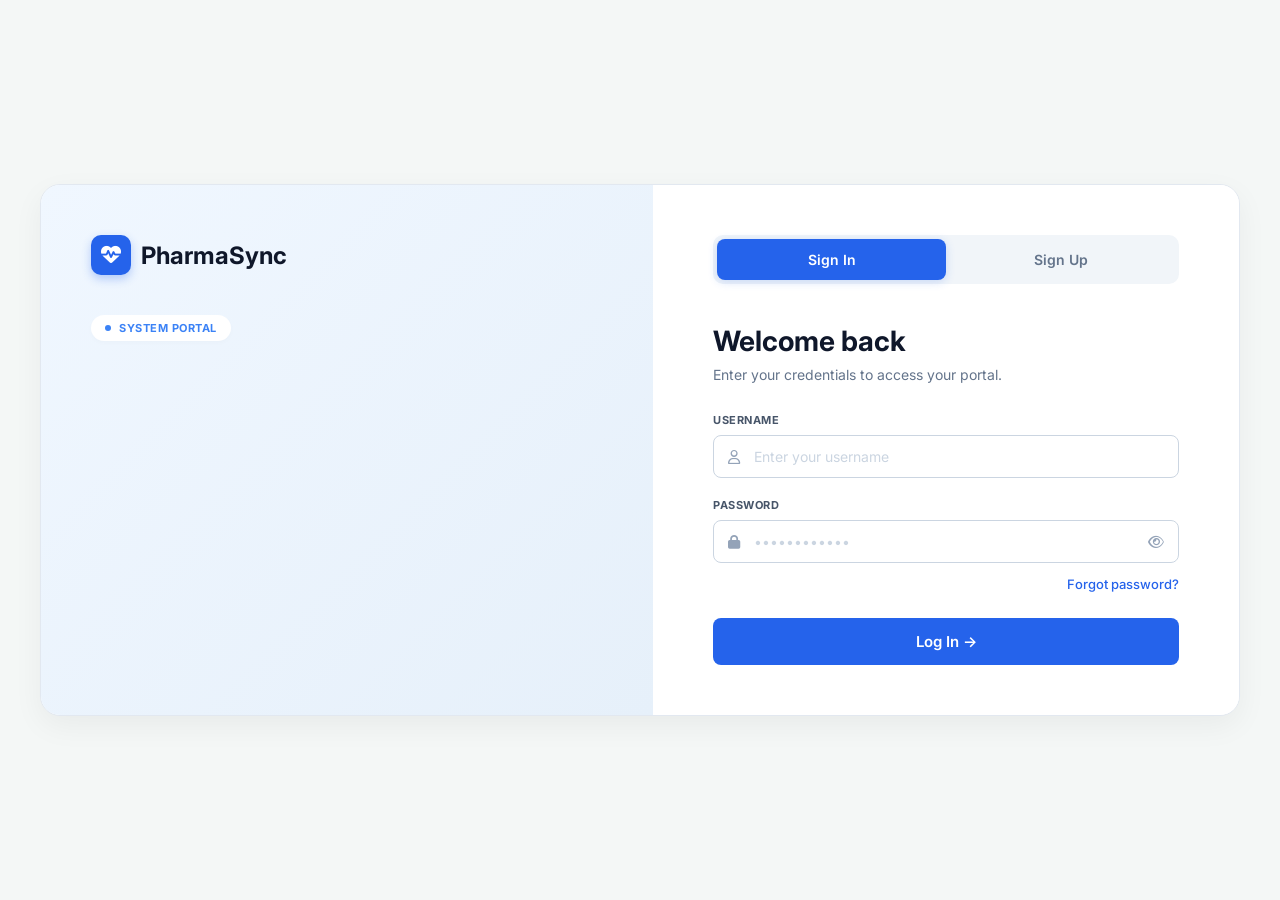
<file: index3.html>
<!DOCTYPE html>
<html lang="en">
<head>
    <meta charset="UTF-8">
    <meta name="viewport" content="width=device-width, initial-scale=1.0">
    <title>PharmaSync</title>
    <link rel="stylesheet" href="style3.css">
    <link rel="stylesheet" href="https://cdnjs.cloudflare.com/ajax/libs/font-awesome/6.4.0/css/all.min.css">
</head>
<body>
<div class="portal-container">
    
    <!-- LEFT PANEL -->
    <div class="left-panel">
        <div>
            <div class="logo-container"><div class="logo-icon"><i class="fa-solid fa-heart-pulse"></i></div><span class="logo-text">PharmaSync</span></div>
            <div class="badge"><span class="dot"></span> SYSTEM PORTAL</div>
        </div>
    </div>

    <!-- RIGHT PANEL -->
    <div class="right-panel">
        <div class="auth-tabs">
            <button id="btn-signin" class="tab-btn active-blue" onclick="toggle('in')">Sign In</button>
            <button id="btn-signup" class="tab-btn inactive" onclick="toggle('up')">Sign Up</button>
        </div>

        <!-- SIGN IN -->
        <div id="signin-section" class="form-section">
            <h2 class="form-heading">Welcome back</h2><p class="form-subheading">Enter your credentials to access your portal.</p>
            <form id="signin-form">
                <!-- Added "required" to these inputs -->
                <div class="form-group"><label>USERNAME</label><div class="input-wrapper"><i class="fa-regular fa-user input-icon"></i><input type="text" placeholder="Enter your username" required></div></div>
                <div class="form-group"><label>PASSWORD</label><div class="input-wrapper"><i class="fa-solid fa-lock input-icon"></i><input type="password" placeholder="••••••••••••" required><i class="fa-regular fa-eye toggle-password"></i></div></div>
                
                <div class="forgot-password"><a href="#" onclick="toggle('forgot')">Forgot password?</a></div>
                
                <button type="submit" class="submit-btn btn-blue">Log In &rarr;</button>
            </form>
        </div>

        <!-- SIGN UP -->
        <div id="signup-section" class="form-section" style="display: none;">
            <h2 class="form-heading">Create an Account</h2><p class="form-subheading">Register your profile to gain access.</p>
            <form id="signup-form">
                <div class="form-row name-row">
                    <!-- Added "required" to First Name and Surname -->
                    <div class="form-group flex-2"><label>FIRST NAME</label><input type="text" placeholder="Jane" required></div>
                    <div class="form-group flex-1"><label>M.I.</label><input type="text" placeholder="A."></div>
                    <div class="form-group flex-2"><label>SURNAME</label><input type="text" placeholder="Doe" required></div>
                </div>
                <!-- Added "required" to the rest of the inputs -->
                <div class="form-group"><label>EMAIL</label><div class="input-wrapper"><i class="fa-regular fa-envelope input-icon"></i><input type="email" placeholder="jane.doe@example.com" required></div></div>
                <div class="form-group"><label>PHONE</label><div class="input-wrapper"><i class="fa-solid fa-phone input-icon"></i><input type="tel" placeholder="+63 912 345 6789" required></div></div>
                <div class="form-group"><label>USERNAME</label><div class="input-wrapper"><i class="fa-regular fa-user input-icon"></i><input type="text" placeholder="Choose a username" required></div></div>
                <div class="form-group"><label>PASSWORD</label><div class="input-wrapper"><i class="fa-solid fa-lock input-icon"></i><input type="password" placeholder="••••••••••••" required><i class="fa-regular fa-eye toggle-password"></i></div></div>
                <button type="submit" class="submit-btn btn-green">Request Access</button>
            </form>
        </div>

        <!-- FORGOT PASSWORD -->
        <div id="forgot-section" class="form-section" style="display: none;">
            <h2 class="form-heading">Reset Password</h2><p class="form-subheading">Enter your email address to receive reset instructions.</p>
            <form id="forgot-form">
                <div class="form-group"><label>EMAIL ADDRESS</label><div class="input-wrapper"><i class="fa-regular fa-envelope input-icon"></i><input type="email" placeholder="jane.doe@example.com" required></div></div>
                <button type="submit" class="submit-btn btn-blue">Send Reset Link</button>
                <div class="forgot-password" style="margin-top: 20px; text-align: center;">
                    <a href="#" onclick="toggle('in')">&larr; Back to Sign In</a>
                </div>
            </form>
        </div>

    </div>
</div>

<script>
    // 1. Screen Toggle Logic
    function toggle(t) {
        document.getElementById('signin-section').style.display = t === 'in' ? 'block' : 'none';
        document.getElementById('signup-section').style.display = t === 'up' ? 'block' : 'none';
        document.getElementById('forgot-section').style.display = t === 'forgot' ? 'block' : 'none';
        
        if(t === 'in' || t === 'up') {
            document.getElementById('btn-signin').className = t === 'in' ? 'tab-btn active-blue' : 'tab-btn inactive';
            document.getElementById('btn-signup').className = t === 'in' ? 'tab-btn inactive' : 'tab-btn active-green';
        }
    }

    // 2. Eye Icon Password Toggle Logic
    const toggleIcons = document.querySelectorAll('.toggle-password');
    toggleIcons.forEach(icon => {
        icon.addEventListener('click', function() {
            const inputField = this.previousElementSibling;
            if (inputField.type === 'password') {
                inputField.type = 'text';
                this.classList.remove('fa-eye');
                this.classList.add('fa-eye-slash'); 
            } else {
                inputField.type = 'password';
                this.classList.remove('fa-eye-slash');
                this.classList.add('fa-eye'); 
            }
        });
    });

    // 3. Form Submission Alerts (Only trigger if all required fields are filled)
    document.getElementById('signup-form').addEventListener('submit', function(e) {
        e.preventDefault(); // Prevents the page from reloading
        alert('Success! Your access request has been submitted.');
    });
    
    document.getElementById('signin-form').addEventListener('submit', function(e) {
        e.preventDefault(); 
        alert('Successfully Logged In!');
    });
    
    document.getElementById('forgot-form').addEventListener('submit', function(e) {
        e.preventDefault(); 
        alert('A reset link has been sent to your email.');
    });
</script>
</body>
</html>
</file>
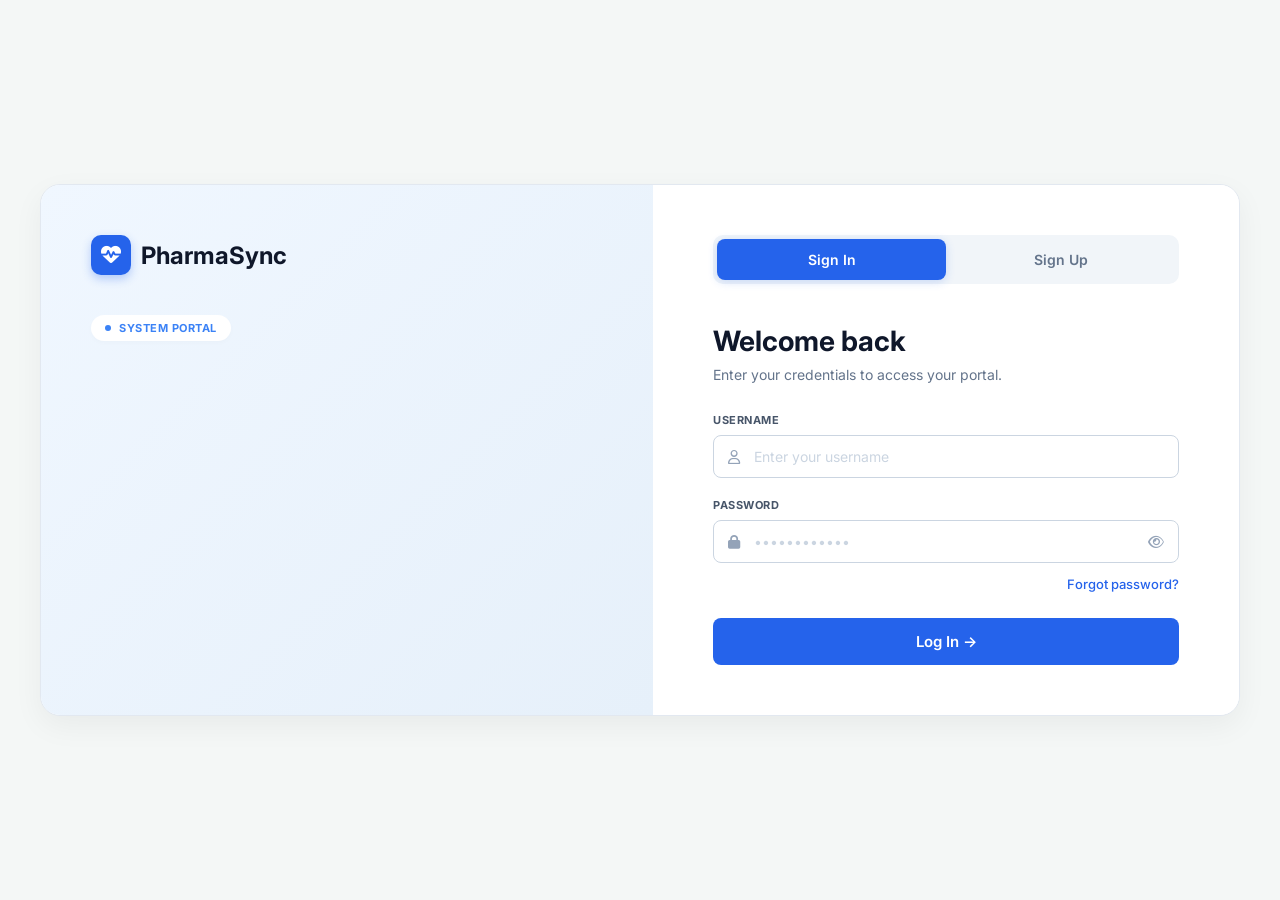
<file: zzzzzzz/index3.html>
<!DOCTYPE html>
<html lang="en">
<head>
    <meta charset="UTF-8">
    <meta name="viewport" content="width=device-width, initial-scale=1.0">
    <title>PharmaSync</title>
    <link rel="stylesheet" href="style3.css">
    <link rel="stylesheet" href="https://cdnjs.cloudflare.com/ajax/libs/font-awesome/6.4.0/css/all.min.css">
</head>
<body>
<div class="portal-container">
    
    <!-- LEFT PANEL -->
    <div class="left-panel">
        <div>
            <div class="logo-container"><div class="logo-icon"><i class="fa-solid fa-heart-pulse"></i></div><span class="logo-text">PharmaSync</span></div>
            <div class="badge"><span class="dot"></span> SYSTEM PORTAL</div>
        </div>
    </div>

    <!-- RIGHT PANEL -->
    <div class="right-panel">
        <div class="auth-tabs">
            <button id="btn-signin" class="tab-btn active-blue" onclick="toggle('in')">Sign In</button>
            <button id="btn-signup" class="tab-btn inactive" onclick="toggle('up')">Sign Up</button>
        </div>

        <!-- SIGN IN -->
        <div id="signin-section" class="form-section">
            <h2 class="form-heading">Welcome back</h2><p class="form-subheading">Enter your credentials to access your portal.</p>
            <form id="signin-form">
                <!-- Added "required" to these inputs -->
                <div class="form-group"><label>USERNAME</label><div class="input-wrapper"><i class="fa-regular fa-user input-icon"></i><input type="text" placeholder="Enter your username" required></div></div>
                <div class="form-group"><label>PASSWORD</label><div class="input-wrapper"><i class="fa-solid fa-lock input-icon"></i><input type="password" placeholder="••••••••••••" required><i class="fa-regular fa-eye toggle-password"></i></div></div>
                
                <div class="forgot-password"><a href="#" onclick="toggle('forgot')">Forgot password?</a></div>
                
                <button type="submit" class="submit-btn btn-blue">Log In &rarr;</button>
            </form>
        </div>

        <!-- SIGN UP -->
        <div id="signup-section" class="form-section" style="display: none;">
            <h2 class="form-heading">Create an Account</h2><p class="form-subheading">Register your profile to gain access.</p>
            <form id="signup-form">
                <div class="form-row name-row">
                    <!-- Added "required" to First Name and Surname -->
                    <div class="form-group flex-2"><label>FIRST NAME</label><input type="text" placeholder="Jane" required></div>
                    <div class="form-group flex-1"><label>M.I.</label><input type="text" placeholder="A."></div>
                    <div class="form-group flex-2"><label>SURNAME</label><input type="text" placeholder="Doe" required></div>
                </div>
                <!-- Added "required" to the rest of the inputs -->
                <div class="form-group"><label>EMAIL</label><div class="input-wrapper"><i class="fa-regular fa-envelope input-icon"></i><input type="email" placeholder="jane.doe@example.com" required></div></div>
                <div class="form-group"><label>PHONE</label><div class="input-wrapper"><i class="fa-solid fa-phone input-icon"></i><input type="tel" placeholder="+63 912 345 6789" required></div></div>
                <div class="form-group"><label>USERNAME</label><div class="input-wrapper"><i class="fa-regular fa-user input-icon"></i><input type="text" placeholder="Choose a username" required></div></div>
                <div class="form-group"><label>PASSWORD</label><div class="input-wrapper"><i class="fa-solid fa-lock input-icon"></i><input type="password" placeholder="••••••••••••" required><i class="fa-regular fa-eye toggle-password"></i></div></div>
                <button type="submit" class="submit-btn btn-green">Request Access</button>
            </form>
        </div>

        <!-- FORGOT PASSWORD -->
        <div id="forgot-section" class="form-section" style="display: none;">
            <h2 class="form-heading">Reset Password</h2><p class="form-subheading">Enter your email address to receive reset instructions.</p>
            <form id="forgot-form">
                <div class="form-group"><label>EMAIL ADDRESS</label><div class="input-wrapper"><i class="fa-regular fa-envelope input-icon"></i><input type="email" placeholder="jane.doe@example.com" required></div></div>
                <button type="submit" class="submit-btn btn-blue">Send Reset Link</button>
                <div class="forgot-password" style="margin-top: 20px; text-align: center;">
                    <a href="#" onclick="toggle('in')">&larr; Back to Sign In</a>
                </div>
            </form>
        </div>

    </div>
</div>

<script>
    // 1. Screen Toggle Logic
    function toggle(t) {
        document.getElementById('signin-section').style.display = t === 'in' ? 'block' : 'none';
        document.getElementById('signup-section').style.display = t === 'up' ? 'block' : 'none';
        document.getElementById('forgot-section').style.display = t === 'forgot' ? 'block' : 'none';
        
        if(t === 'in' || t === 'up') {
            document.getElementById('btn-signin').className = t === 'in' ? 'tab-btn active-blue' : 'tab-btn inactive';
            document.getElementById('btn-signup').className = t === 'in' ? 'tab-btn inactive' : 'tab-btn active-green';
        }
    }

    // 2. Eye Icon Password Toggle Logic
    const toggleIcons = document.querySelectorAll('.toggle-password');
    toggleIcons.forEach(icon => {
        icon.addEventListener('click', function() {
            const inputField = this.previousElementSibling;
            if (inputField.type === 'password') {
                inputField.type = 'text';
                this.classList.remove('fa-eye');
                this.classList.add('fa-eye-slash'); 
            } else {
                inputField.type = 'password';
                this.classList.remove('fa-eye-slash');
                this.classList.add('fa-eye'); 
            }
        });
    });

    // 3. Form Submission Alerts (Only trigger if all required fields are filled)
    document.getElementById('signup-form').addEventListener('submit', function(e) {
        e.preventDefault(); // Prevents the page from reloading
        alert('Success! Your access request has been submitted.');
    });
    
    document.getElementById('signin-form').addEventListener('submit', function(e) {
        e.preventDefault(); 
        alert('Successfully Logged In!');
    });
    
    document.getElementById('forgot-form').addEventListener('submit', function(e) {
        e.preventDefault(); 
        alert('A reset link has been sent to your email.');
    });
</script>
</body>
</html>
</file>
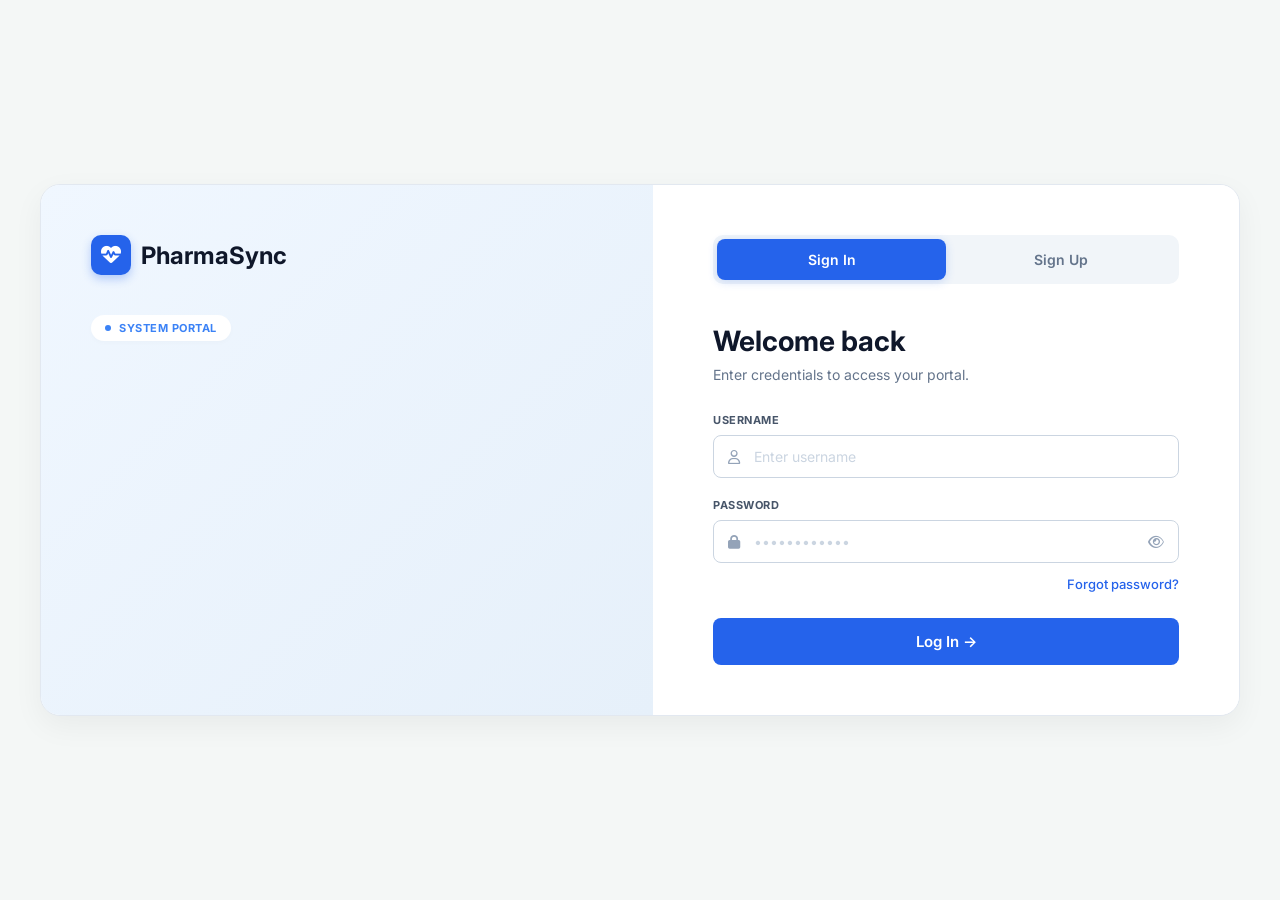
<file: zzzzzzz/index4.html>
<!DOCTYPE html>
<html lang="en">
<head>
    <meta charset="UTF-8">
    <meta name="viewport" content="width=device-width, initial-scale=1.0">
    <title>PharmaSync</title>
    <link rel="stylesheet" href="style3.css">
    <link rel="stylesheet" href="https://cdnjs.cloudflare.com/ajax/libs/font-awesome/6.4.0/css/all.min.css">
    
    <style>
        .otp-wrapper {
            display: flex;
            justify-content: space-between;
            gap: 10px;
            margin-bottom: 25px;
        }
        .otp-box {
            width: 100%;
            height: 55px;
            text-align: center;
            font-size: 24px;
            font-weight: 700;
            color: #0f172a;
            border: 2px solid #cbd5e1;
            border-radius: 8px;
            background: #f8fafc;
            outline: none;
            transition: all 0.2s ease;
            padding: 0 !important; /* Removes padding from your global inputs */
        }
        .otp-box:focus {
            border-color: #2563eb;
            background: #ffffff;
            box-shadow: 0 0 0 3px rgba(37, 99, 235, 0.1);
        }
    </style>
</head>
<body>
<div class="portal-container">
    
    <div class="left-panel">
        <div>
            <div class="logo-container"><div class="logo-icon"><i class="fa-solid fa-heart-pulse"></i></div><span class="logo-text">PharmaSync</span></div>
            <div class="badge"><span class="dot"></span> SYSTEM PORTAL</div>
        </div>
    </div>

    <div class="right-panel">
        <div class="auth-tabs">
            <button id="btn-signin" class="tab-btn active-blue" onclick="toggle('in')">Sign In</button>
            <button id="btn-signup" class="tab-btn inactive" onclick="toggle('up')">Sign Up</button>
        </div>

        <div id="in-section" class="form-section">
            <h2 class="form-heading">Welcome back</h2><p class="form-subheading">Enter credentials to access your portal.</p>
            <form id="signin-form">
                <div class="form-group"><label>USERNAME</label><div class="input-wrapper"><i class="fa-regular fa-user input-icon"></i><input type="text" placeholder="Enter username" required></div></div>
                <div class="form-group"><label>PASSWORD</label><div class="input-wrapper"><i class="fa-solid fa-lock input-icon"></i><input type="password" placeholder="••••••••••••" required><i class="fa-regular fa-eye toggle-password"></i></div></div>
                <div class="forgot-password"><a href="#" onclick="toggle('forgot')">Forgot password?</a></div>
                <button type="submit" class="submit-btn btn-blue">Log In &rarr;</button>
            </form>
        </div>

        <div id="up-section" class="form-section" style="display: none;">
            <h2 class="form-heading">Create an Account</h2><p class="form-subheading">Register your profile to gain access.</p>
            <form id="signup-form">
                <div class="form-row name-row">
                    <div class="form-group flex-2"><label>FIRST NAME</label><input type="text" placeholder="Jane" required></div>
                    <div class="form-group flex-1"><label>M.I.</label><input type="text" placeholder="A."></div>
                    <div class="form-group flex-2"><label>SURNAME</label><input type="text" placeholder="Doe" required></div>
                </div>
                <div class="form-group"><label>EMAIL</label><div class="input-wrapper"><i class="fa-regular fa-envelope input-icon"></i><input type="email" placeholder="jane.doe@example.com" required></div></div>
                <div class="form-group"><label>USERNAME</label><div class="input-wrapper"><i class="fa-regular fa-user input-icon"></i><input type="text" placeholder="Choose a username" required></div></div>
                <div class="form-group"><label>PASSWORD</label><div class="input-wrapper"><i class="fa-solid fa-lock input-icon"></i><input type="password" placeholder="••••••••••••" required><i class="fa-regular fa-eye toggle-password"></i></div></div>
                <button type="submit" class="submit-btn btn-green">Request Access</button>
            </form>
        </div>

        <div id="forgot-section" class="form-section" style="display: none;">
            <h2 class="form-heading">Reset Password</h2><p class="form-subheading">Enter your username to recover your account.</p>
            <form id="forgot-form">
                <div class="form-group"><label>USERNAME</label><div class="input-wrapper"><i class="fa-regular fa-user input-icon"></i><input type="text" id="reset-username" placeholder="Enter username" required></div></div>
                <button type="submit" class="submit-btn btn-blue">Verify Username</button>
                <div class="forgot-password" style="margin-top: 20px; text-align: center;"><a href="#" onclick="toggle('in')">&larr; Back to Sign In</a></div>
            </form>
        </div>

        <div id="loading-section" class="form-section" style="display: none; text-align: center; padding-top: 30px;">
            <i class="fa-solid fa-circle-notch fa-spin" style="font-size: 45px; color: #2563eb; margin-bottom: 20px;"></i>
            <h2 class="form-heading">Sending OTP...</h2><p class="form-subheading">Please wait while we generate your code.</p>
        </div>

        <div id="otp-section" class="form-section" style="display: none;">
            <h2 class="form-heading">Enter Verification Code</h2><p class="form-subheading">Enter the 6-digit code you received via SMS.</p>
            <form id="otp-form">
                
                <div class="otp-wrapper">
                    <input type="text" class="otp-box" maxlength="1" required autocomplete="off">
                    <input type="text" class="otp-box" maxlength="1" required autocomplete="off">
                    <input type="text" class="otp-box" maxlength="1" required autocomplete="off">
                    <input type="text" class="otp-box" maxlength="1" required autocomplete="off">
                    <input type="text" class="otp-box" maxlength="1" required autocomplete="off">
                    <input type="text" class="otp-box" maxlength="1" required autocomplete="off">
                </div>

                <button type="submit" class="submit-btn btn-green">Verify & Reset Password</button>
                <div class="forgot-password" style="margin-top: 20px; text-align: center;"><a href="#" onclick="toggle('forgot')">&larr; Cancel and go back</a></div>
            </form>
        </div>
    </div>
</div>

<script>
    // Helper to grab elements quickly
    const el = id => document.getElementById(id);
    let otp = null;
    const users = ['admin', 'manager', 'pharmacist_01', 'janedoe'];

    // 1. Minified Screen Toggle
    function toggle(t) {
        ['in', 'up', 'forgot', 'loading', 'otp'].forEach(id => el(id + '-section').style.display = t === id ? 'block' : 'none');
        if(t === 'in' || t === 'up') {
            el('btn-signin').className = t === 'in' ? 'tab-btn active-blue' : 'tab-btn inactive';
            el('btn-signup').className = t === 'in' ? 'tab-btn inactive' : 'tab-btn active-green';
        }
    }

    // 2. Eye Icon Logic
    document.querySelectorAll('.toggle-password').forEach(icon => {
        icon.onclick = function() {
            const inp = this.previousElementSibling;
            inp.type = inp.type === 'password' ? 'text' : 'password';
            this.classList.toggle('fa-eye');
            this.classList.toggle('fa-eye-slash');
        };
    });

    // 3. Form Alerts
    el('signup-form').onsubmit = e => { e.preventDefault(); alert('Access request submitted.'); };
    el('signin-form').onsubmit = e => { e.preventDefault(); alert('Successfully Logged In!'); };
    
    // 4. OTP Generation & Loading
    el('forgot-form').onsubmit = e => {
        e.preventDefault(); 
        const username = el('reset-username').value.toLowerCase().trim();
        if (users.includes(username)) {
            toggle('loading');
            setTimeout(() => {
                otp = Math.floor(100000 + Math.random() * 900000).toString();
                alert(`[System Message] Your OTP is: ${otp}\n\nPlease copy this code.`);
                toggle('otp');
            }, 3000);
        } else alert('Error: Username not found.');
    };

    // 5. NEW: Advanced OTP Box Auto-Tabbing Logic
    const otpBoxes = document.querySelectorAll('.otp-box');
    
    otpBoxes.forEach((box, i) => {
        // Auto-focus next input when typing
        box.addEventListener('input', function() {
            if (this.value.length === 1 && i < otpBoxes.length - 1) {
                otpBoxes[i + 1].focus();
            }
        });
        
        // Auto-focus previous input on backspace
        box.addEventListener('keydown', function(e) {
            if (e.key === 'Backspace' && this.value === '' && i > 0) {
                otpBoxes[i - 1].focus();
            }
        });

        // Handle pasting the 6 digit code
        box.addEventListener('paste', function(e) {
            e.preventDefault();
            // Get pasted text, slice to 6 chars, remove non-numbers
            const pastedData = e.clipboardData.getData('text').slice(0, 6).replace(/[^0-9]/g, '');
            // Distribute the numbers into the boxes
            pastedData.split('').forEach((char, index) => {
                if (index < otpBoxes.length) {
                    otpBoxes[index].value = char;
                    if (index < otpBoxes.length - 1) otpBoxes[index + 1].focus();
                }
            });
        });
    });

    // 6. Verify 6-Box OTP
    el('otp-form').onsubmit = e => {
        e.preventDefault();
        
        // Combine all 6 boxes into one string
        let enteredCode = '';
        otpBoxes.forEach(box => enteredCode += box.value);

        if (enteredCode === otp) {
            alert('OTP Verified!\n\nPassword reset to default. Please log in.');
            el('reset-username').value = ''; 
            otpBoxes.forEach(box => box.value = ''); // clear all boxes
            toggle('in');
        } else alert('Invalid OTP.');
    };
</script>
</body>
</html>
</file>
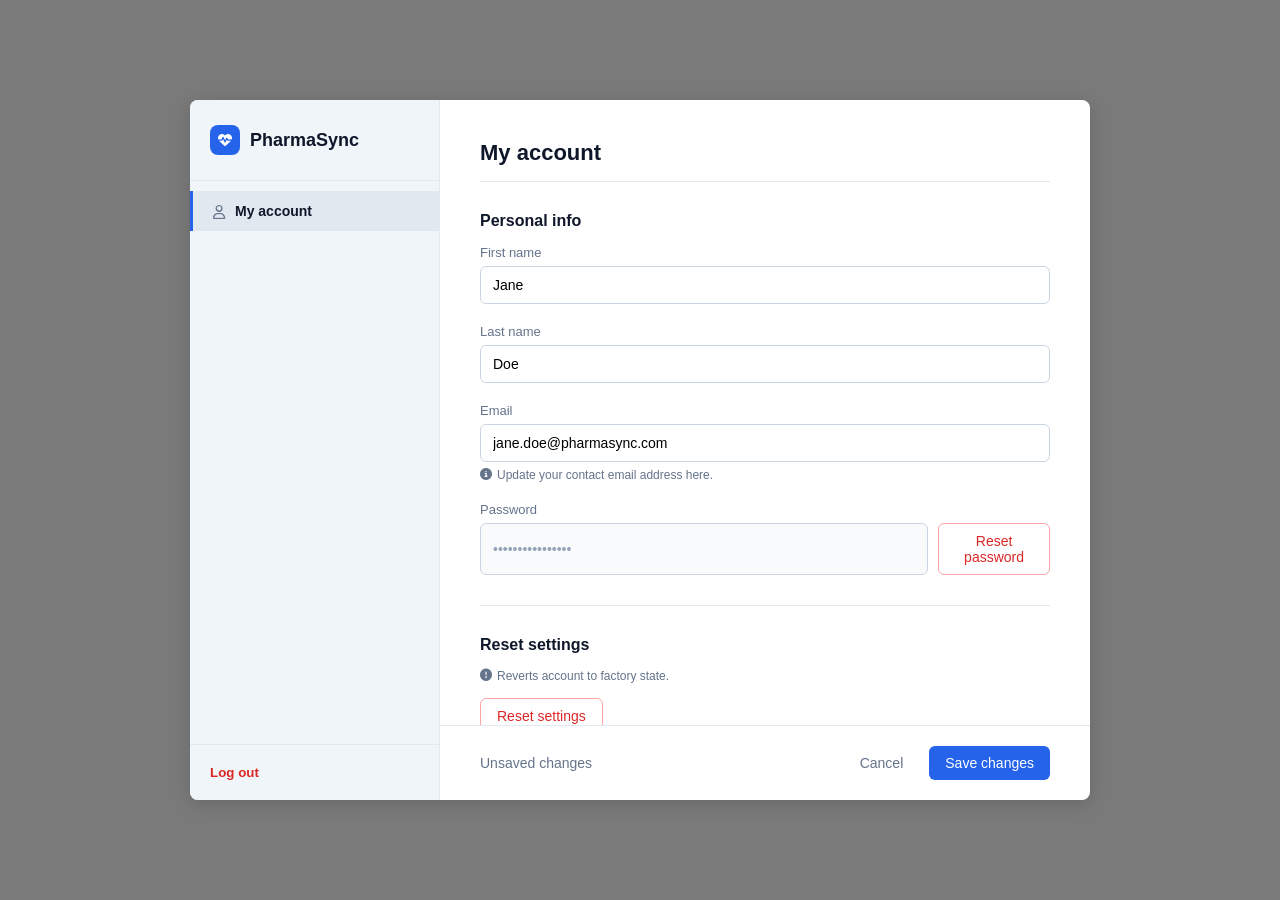
<file: zzzzzzz/index5.html>
<!DOCTYPE html>
<html lang="en">
<head>
    <meta charset="UTF-8">
    <meta name="viewport" content="width=device-width, initial-scale=1.0">
    <title>PharmaSync - Account Settings</title>
    <link rel="stylesheet" href="https://cdnjs.cloudflare.com/ajax/libs/font-awesome/6.4.0/css/all.min.css">
    <style>
        /* Professional CSS Architecture */
        :root {
            --bg-body: #7a7a7a;
            --bg-surface: #ffffff;
            --bg-sidebar: #f0f5f9;
            --primary: #2563eb;
            --primary-hover: #1d4ed8;
            --danger: #dc2626;
            --text-main: #0f172a;
            --text-muted: #64748b;
            --border: #e2e8f0;
        }

        * { margin: 0; padding: 0; box-sizing: border-box; font-family: 'Inter', sans-serif; }
        body { background: var(--bg-body); display: flex; justify-content: center; align-items: center; height: 100vh; }

        /* Layout */
        .modal { display: flex; width: 900px; height: 700px; background: var(--bg-surface); border-radius: 8px; box-shadow: 0 4px 20px rgba(0,0,0,0.15); overflow: hidden; }
        
        /* Sidebar */
        aside { width: 250px; background: var(--bg-sidebar); display: flex; flex-direction: column; border-right: 1px solid var(--border); }
        .logo { padding: 25px 20px; border-bottom: 1px solid var(--border); display: flex; align-items: center; gap: 10px; font-weight: 700; font-size: 18px; color: var(--text-main); }
        .logo i { background: var(--primary); color: white; padding: 8px; border-radius: 8px; font-size: 14px; }
        nav { flex: 1; padding: 10px 0; }
        .nav-item { display: flex; padding: 12px 20px; gap: 10px; font-size: 14px; font-weight: 600; color: var(--text-main); background: var(--border); border-left: 3px solid var(--primary); cursor: default; }
        .nav-item i { color: var(--text-muted); margin-top: 2px; }
        .btn-logout { padding: 20px; font-weight: 600; color: var(--danger); border-top: 1px solid var(--border); background: none; border-left: none; border-right: none; border-bottom: none; cursor: pointer; text-align: left; }
        .btn-logout:hover { background: #fee2e2; }

        /* Main Content */
        main { flex: 1; display: flex; flex-direction: column; }
        .content { padding: 40px; overflow-y: auto; flex: 1; }
        h1 { font-size: 22px; color: var(--text-main); padding-bottom: 15px; border-bottom: 1px solid var(--border); margin-bottom: 20px; }
        h3 { font-size: 16px; margin: 30px 0 15px; color: var(--text-main); }
        hr { border: none; border-top: 1px solid var(--border); margin: 30px 0; }
        
        /* Forms & Inputs */
        .form-group { margin-bottom: 20px; }
        label { display: block; font-size: 13px; font-weight: 500; color: var(--text-muted); margin-bottom: 6px; }
        input { width: 100%; padding: 10px 12px; font-size: 14px; border: 1px solid #cbd5e1; border-radius: 6px; outline: none; transition: 0.2s; }
        input:focus { border-color: var(--primary); box-shadow: 0 0 0 3px rgba(37,99,235,0.1); }
        input[readonly] { background: #f8fafc; color: #94a3b8; }
        .input-row { display: flex; gap: 10px; }
        .helper-text { font-size: 12px; color: var(--text-muted); margin-top: 6px; display: flex; gap: 5px; }

        /* UI Buttons */
        .btn { padding: 9px 16px; border-radius: 6px; cursor: pointer; font-size: 14px; font-weight: 500; border: none; transition: 0.2s; }
        .btn-primary { background: var(--primary); color: white; }
        .btn-primary:hover { background: var(--primary-hover); }
        .btn-ghost { background: transparent; color: var(--text-muted); }
        .btn-ghost:hover { background: #f1f5f9; color: var(--text-main); }
        .btn-outline-danger { background: white; border: 1px solid #fca5a5; color: var(--danger); }
        .btn-outline-danger:hover { background: #fef2f2; border-color: #ef4444; }

        /* Footer */
        footer { padding: 20px 40px; border-top: 1px solid var(--border); display: flex; justify-content: space-between; align-items: center; }
        .status { font-size: 14px; font-weight: 500; color: var(--text-muted); }
        .success-text { color: #16a34a; }
    </style>
</head>
<body>

<div class="modal">
    <!-- SIDEBAR -->
    <aside>
        <div class="logo"><i class="fa-solid fa-heart-pulse"></i> PharmaSync</div>
        <nav><div class="nav-item"><i class="fa-regular fa-user"></i> My account</div></nav>
        <button id="btn-logout" class="btn-logout">Log out</button>
    </aside>

    <!-- MAIN CONTENT -->
    <main>
        <div class="content">
            <h1>My account</h1>
            
            <h3>Personal info</h3>
            <div class="form-group"><label>First name</label><input type="text" id="inp-fname" value="Jane"></div>
            <div class="form-group"><label>Last name</label><input type="text" id="inp-lname" value="Doe"></div>
            <div class="form-group">
                <label>Email</label>
                <input type="email" id="inp-email" value="jane.doe@pharmasync.com">
                <div class="helper-text"><i class="fa-solid fa-circle-info"></i> Update your contact email address here.</div>
            </div>
            <div class="form-group">
                <label>Password</label>
                <div class="input-row">
                    <input type="password" value="****************" readonly>
                    <button id="btn-reset-pw" class="btn btn-outline-danger">Reset password</button>
                </div>
            </div>

            <hr>
            <h3>Reset settings</h3>
            <div class="helper-text" style="margin-bottom: 15px;"><i class="fa-solid fa-circle-exclamation"></i> Reverts account to factory state.</div>
            <button id="btn-factory" class="btn btn-outline-danger">Reset settings</button>

            <hr>
            <h3>Delete account</h3>
            <div class="helper-text"><i class="fa-solid fa-circle-exclamation"></i> Deleting your account revokes PharmaSync access.</div>
        </div>

        <!-- FOOTER -->
        <footer>
            <div id="status-text" class="status">Unsaved changes</div>
            <div style="display: flex; gap: 10px;">
                <button id="btn-cancel" class="btn btn-ghost">Cancel</button>
                <button id="btn-save" class="btn btn-primary">Save changes</button>
            </div>
        </footer>
    </main>
</div>

</body>
</html>
</file>
<file: style3.css>
/* --- Google Fonts --- */
@import url('https://fonts.googleapis.com/css2?family=Inter:wght@400;500;600;700;800&display=swap');

/* --- Global Reset --- */
* {
    margin: 0;
    padding: 0;
    box-sizing: border-box;
    font-family: 'Inter', sans-serif;
}

body {
    background-color: #f4f7f6;
    display: flex;
    justify-content: center;
    align-items: center;
    min-height: 100vh;
    padding: 20px;
}

.portal-container {
    display: flex;
    width: 100%;
    max-width: 1200px;
    background-color: #ffffff;
    border-radius: 20px;
    box-shadow: 0 10px 30px rgba(0,0,0,0.05);
    overflow: hidden;
    border: 1px solid #e2e8f0;
}

/* --- Left Panel Styling --- */
.left-panel {
    flex: 1.1;
    background: linear-gradient(135deg, #f0f7ff 0%, #e6f0fa 100%);
    padding: 50px;
    display: flex;
    flex-direction: column;
    justify-content: space-between;
}

.logo-container {
    display: flex;
    align-items: center;
    gap: 10px;
    margin-bottom: 40px;
}

.logo-icon {
    background-color: #2563eb;
    color: white;
    width: 40px;
    height: 40px;
    border-radius: 10px;
    display: flex;
    justify-content: center;
    align-items: center;
    font-size: 20px;
    box-shadow: 0 4px 10px rgba(37, 99, 235, 0.3);
}

.logo-text {
    font-size: 24px;
    font-weight: 700;
    color: #0f172a;
}

.badge {
    display: inline-flex;
    align-items: center;
    gap: 8px;
    background-color: white;
    padding: 6px 14px;
    border-radius: 20px;
    font-size: 11px;
    font-weight: 700;
    color: #3b82f6;
    letter-spacing: 0.5px;
    margin-bottom: 25px;
    width: max-content;
    box-shadow: 0 2px 5px rgba(0,0,0,0.02);
}

.badge .dot {
    width: 6px;
    height: 6px;
    background-color: #3b82f6;
    border-radius: 50%;
}

.main-heading {
    font-size: 42px;
    font-weight: 800;
    color: #0f172a;
    line-height: 1.2;
    margin-bottom: 20px;
}

.sub-text {
    font-size: 15px;
    color: #475569;
    line-height: 1.6;
    margin-bottom: 40px;
    max-width: 90%;
}

.stats-container {
    display: flex;
    gap: 20px;
    margin-bottom: 60px;
}

.stat-card {
    background: white;
    padding: 20px;
    border-radius: 12px;
    flex: 1;
    box-shadow: 0 4px 15px rgba(0,0,0,0.03);
}

.stat-title {
    font-size: 12px;
    color: #64748b;
    font-weight: 600;
    margin-bottom: 8px;
}

.stat-value {
    font-size: 28px;
    font-weight: 800;
    color: #0f172a;
    margin-bottom: 8px;
}

.stat-status {
    font-size: 12px;
    font-weight: 600;
    display: flex;
    align-items: center;
    gap: 5px;
}

.trend-up {
    color: #059669;
}

.audited {
    color: #059669;
}

.footer-links {
    display: flex;
    justify-content: space-between;
    font-size: 12px;
    color: #64748b;
    border-top: 1px solid #dbeafe;
    padding-top: 20px;
}

.footer-links .links a {
    color: #64748b;
    text-decoration: none;
    margin-left: 15px;
}

/* --- Right Panel Styling --- */
.right-panel {
    flex: 1;
    padding: 50px 60px;
    background-color: #ffffff;
    display: flex;
    flex-direction: column;
    overflow-y: auto;
    max-height: 90vh; /* Adds scrollbar for the longer signup form */
}

/* Custom Scrollbar for Right Panel */
.right-panel::-webkit-scrollbar {
    width: 6px;
}
.right-panel::-webkit-scrollbar-thumb {
    background-color: #cbd5e1;
    border-radius: 10px;
}

.auth-tabs {
    display: flex;
    background-color: #f1f5f9;
    border-radius: 10px;
    padding: 4px;
    margin-bottom: 40px;
}

.tab-btn {
    flex: 1;
    padding: 12px;
    border: none;
    border-radius: 8px;
    font-size: 14px;
    font-weight: 600;
    cursor: pointer;
    transition: all 0.3s ease;
}

.inactive {
    background-color: transparent;
    color: #64748b;
}

.active-blue {
    background-color: #2563eb;
    color: white;
    box-shadow: 0 2px 10px rgba(37, 99, 235, 0.2);
}

.active-green {
    background-color: #0f766e;
    color: white;
    box-shadow: 0 2px 10px rgba(15, 118, 110, 0.2);
}

.form-heading {
    font-size: 28px;
    font-weight: 700;
    color: #0f172a;
    margin-bottom: 8px;
}

.form-subheading {
    font-size: 14px;
    color: #64748b;
    margin-bottom: 30px;
}

.form-group {
    margin-bottom: 20px;
}

.form-group label {
    display: block;
    font-size: 11px;
    font-weight: 700;
    color: #475569;
    margin-bottom: 8px;
    letter-spacing: 0.5px;
}

.input-wrapper {
    position: relative;
    display: flex;
    align-items: center;
}

.input-icon {
    position: absolute;
    left: 15px;
    color: #94a3b8;
    font-size: 14px;
}

.toggle-password {
    position: absolute;
    right: 15px;
    color: #94a3b8;
    cursor: pointer;
    font-size: 14px;
}

input {
    width: 100%;
    padding: 12px 15px 12px 40px;
    border: 1px solid #cbd5e1;
    border-radius: 8px;
    font-size: 14px;
    color: #334155;
    outline: none;
    transition: border-color 0.2s;
}

/* For inputs without icons */
.form-row input {
    padding: 12px 15px;
}

input:focus {
    border-color: #3b82f6;
}

input::placeholder {
    color: #cbd5e1;
}

.form-row {
    display: flex;
    gap: 15px;
}

.flex-1 { flex: 1; }
.flex-2 { flex: 2; }

.forgot-password {
    text-align: right;
    margin-top: -10px;
    margin-bottom: 25px;
}

.forgot-password a {
    font-size: 13px;
    color: #2563eb;
    text-decoration: none;
    font-weight: 500;
}

.submit-btn {
    width: 100%;
    padding: 14px;
    border: none;
    border-radius: 8px;
    font-size: 15px;
    font-weight: 600;
    color: white;
    cursor: pointer;
    transition: background-color 0.3s;
}

.btn-blue {
    background-color: #2563eb;
}
.btn-blue:hover {
    background-color: #1d4ed8;
}

.btn-green {
    background-color: #0f766e;
    display: flex;
    justify-content: center;
    align-items: center;
    gap: 8px;
}
.btn-green:hover {
    background-color: #0d9488;
}

/* --- Responsive Design --- */
@media (max-width: 992px) {
    .portal-container {
        flex-direction: column;
    }
    .left-panel, .right-panel {
        padding: 30px;
    }
    .right-panel {
        max-height: none;
    }
}
</file>
<file: zzzzzzz/style3.css>
/* --- Google Fonts --- */
@import url('https://fonts.googleapis.com/css2?family=Inter:wght@400;500;600;700;800&display=swap');

/* --- Global Reset --- */
* {
    margin: 0;
    padding: 0;
    box-sizing: border-box;
    font-family: 'Inter', sans-serif;
}

body {
    background-color: #f4f7f6;
    display: flex;
    justify-content: center;
    align-items: center;
    min-height: 100vh;
    padding: 20px;
}

.portal-container {
    display: flex;
    width: 100%;
    max-width: 1200px;
    background-color: #ffffff;
    border-radius: 20px;
    box-shadow: 0 10px 30px rgba(0,0,0,0.05);
    overflow: hidden;
    border: 1px solid #e2e8f0;
}

/* --- Left Panel Styling --- */
.left-panel {
    flex: 1.1;
    background: linear-gradient(135deg, #f0f7ff 0%, #e6f0fa 100%);
    padding: 50px;
    display: flex;
    flex-direction: column;
    justify-content: space-between;
}

.logo-container {
    display: flex;
    align-items: center;
    gap: 10px;
    margin-bottom: 40px;
}

.logo-icon {
    background-color: #2563eb;
    color: white;
    width: 40px;
    height: 40px;
    border-radius: 10px;
    display: flex;
    justify-content: center;
    align-items: center;
    font-size: 20px;
    box-shadow: 0 4px 10px rgba(37, 99, 235, 0.3);
}

.logo-text {
    font-size: 24px;
    font-weight: 700;
    color: #0f172a;
}

.badge {
    display: inline-flex;
    align-items: center;
    gap: 8px;
    background-color: white;
    padding: 6px 14px;
    border-radius: 20px;
    font-size: 11px;
    font-weight: 700;
    color: #3b82f6;
    letter-spacing: 0.5px;
    margin-bottom: 25px;
    width: max-content;
    box-shadow: 0 2px 5px rgba(0,0,0,0.02);
}

.badge .dot {
    width: 6px;
    height: 6px;
    background-color: #3b82f6;
    border-radius: 50%;
}

.main-heading {
    font-size: 42px;
    font-weight: 800;
    color: #0f172a;
    line-height: 1.2;
    margin-bottom: 20px;
}

.sub-text {
    font-size: 15px;
    color: #475569;
    line-height: 1.6;
    margin-bottom: 40px;
    max-width: 90%;
}

.stats-container {
    display: flex;
    gap: 20px;
    margin-bottom: 60px;
}

.stat-card {
    background: white;
    padding: 20px;
    border-radius: 12px;
    flex: 1;
    box-shadow: 0 4px 15px rgba(0,0,0,0.03);
}

.stat-title {
    font-size: 12px;
    color: #64748b;
    font-weight: 600;
    margin-bottom: 8px;
}

.stat-value {
    font-size: 28px;
    font-weight: 800;
    color: #0f172a;
    margin-bottom: 8px;
}

.stat-status {
    font-size: 12px;
    font-weight: 600;
    display: flex;
    align-items: center;
    gap: 5px;
}

.trend-up {
    color: #059669;
}

.audited {
    color: #059669;
}

.footer-links {
    display: flex;
    justify-content: space-between;
    font-size: 12px;
    color: #64748b;
    border-top: 1px solid #dbeafe;
    padding-top: 20px;
}

.footer-links .links a {
    color: #64748b;
    text-decoration: none;
    margin-left: 15px;
}

/* --- Right Panel Styling --- */
.right-panel {
    flex: 1;
    padding: 50px 60px;
    background-color: #ffffff;
    display: flex;
    flex-direction: column;
    overflow-y: auto;
    max-height: 90vh; /* Adds scrollbar for the longer signup form */
}

/* Custom Scrollbar for Right Panel */
.right-panel::-webkit-scrollbar {
    width: 6px;
}
.right-panel::-webkit-scrollbar-thumb {
    background-color: #cbd5e1;
    border-radius: 10px;
}

.auth-tabs {
    display: flex;
    background-color: #f1f5f9;
    border-radius: 10px;
    padding: 4px;
    margin-bottom: 40px;
}

.tab-btn {
    flex: 1;
    padding: 12px;
    border: none;
    border-radius: 8px;
    font-size: 14px;
    font-weight: 600;
    cursor: pointer;
    transition: all 0.3s ease;
}

.inactive {
    background-color: transparent;
    color: #64748b;
}

.active-blue {
    background-color: #2563eb;
    color: white;
    box-shadow: 0 2px 10px rgba(37, 99, 235, 0.2);
}

.active-green {
    background-color: #0f766e;
    color: white;
    box-shadow: 0 2px 10px rgba(15, 118, 110, 0.2);
}

.form-heading {
    font-size: 28px;
    font-weight: 700;
    color: #0f172a;
    margin-bottom: 8px;
}

.form-subheading {
    font-size: 14px;
    color: #64748b;
    margin-bottom: 30px;
}

.form-group {
    margin-bottom: 20px;
}

.form-group label {
    display: block;
    font-size: 11px;
    font-weight: 700;
    color: #475569;
    margin-bottom: 8px;
    letter-spacing: 0.5px;
}

.input-wrapper {
    position: relative;
    display: flex;
    align-items: center;
}

.input-icon {
    position: absolute;
    left: 15px;
    color: #94a3b8;
    font-size: 14px;
}

.toggle-password {
    position: absolute;
    right: 15px;
    color: #94a3b8;
    cursor: pointer;
    font-size: 14px;
}

input {
    width: 100%;
    padding: 12px 15px 12px 40px;
    border: 1px solid #cbd5e1;
    border-radius: 8px;
    font-size: 14px;
    color: #334155;
    outline: none;
    transition: border-color 0.2s;
}

/* For inputs without icons */
.form-row input {
    padding: 12px 15px;
}

input:focus {
    border-color: #3b82f6;
}

input::placeholder {
    color: #cbd5e1;
}

.form-row {
    display: flex;
    gap: 15px;
}

.flex-1 { flex: 1; }
.flex-2 { flex: 2; }

.forgot-password {
    text-align: right;
    margin-top: -10px;
    margin-bottom: 25px;
}

.forgot-password a {
    font-size: 13px;
    color: #2563eb;
    text-decoration: none;
    font-weight: 500;
}

.submit-btn {
    width: 100%;
    padding: 14px;
    border: none;
    border-radius: 8px;
    font-size: 15px;
    font-weight: 600;
    color: white;
    cursor: pointer;
    transition: background-color 0.3s;
}

.btn-blue {
    background-color: #2563eb;
}
.btn-blue:hover {
    background-color: #1d4ed8;
}

.btn-green {
    background-color: #0f766e;
    display: flex;
    justify-content: center;
    align-items: center;
    gap: 8px;
}
.btn-green:hover {
    background-color: #0d9488;
}

/* --- Responsive Design --- */
@media (max-width: 992px) {
    .portal-container {
        flex-direction: column;
    }
    .left-panel, .right-panel {
        padding: 30px;
    }
    .right-panel {
        max-height: none;
    }
}
</file>
